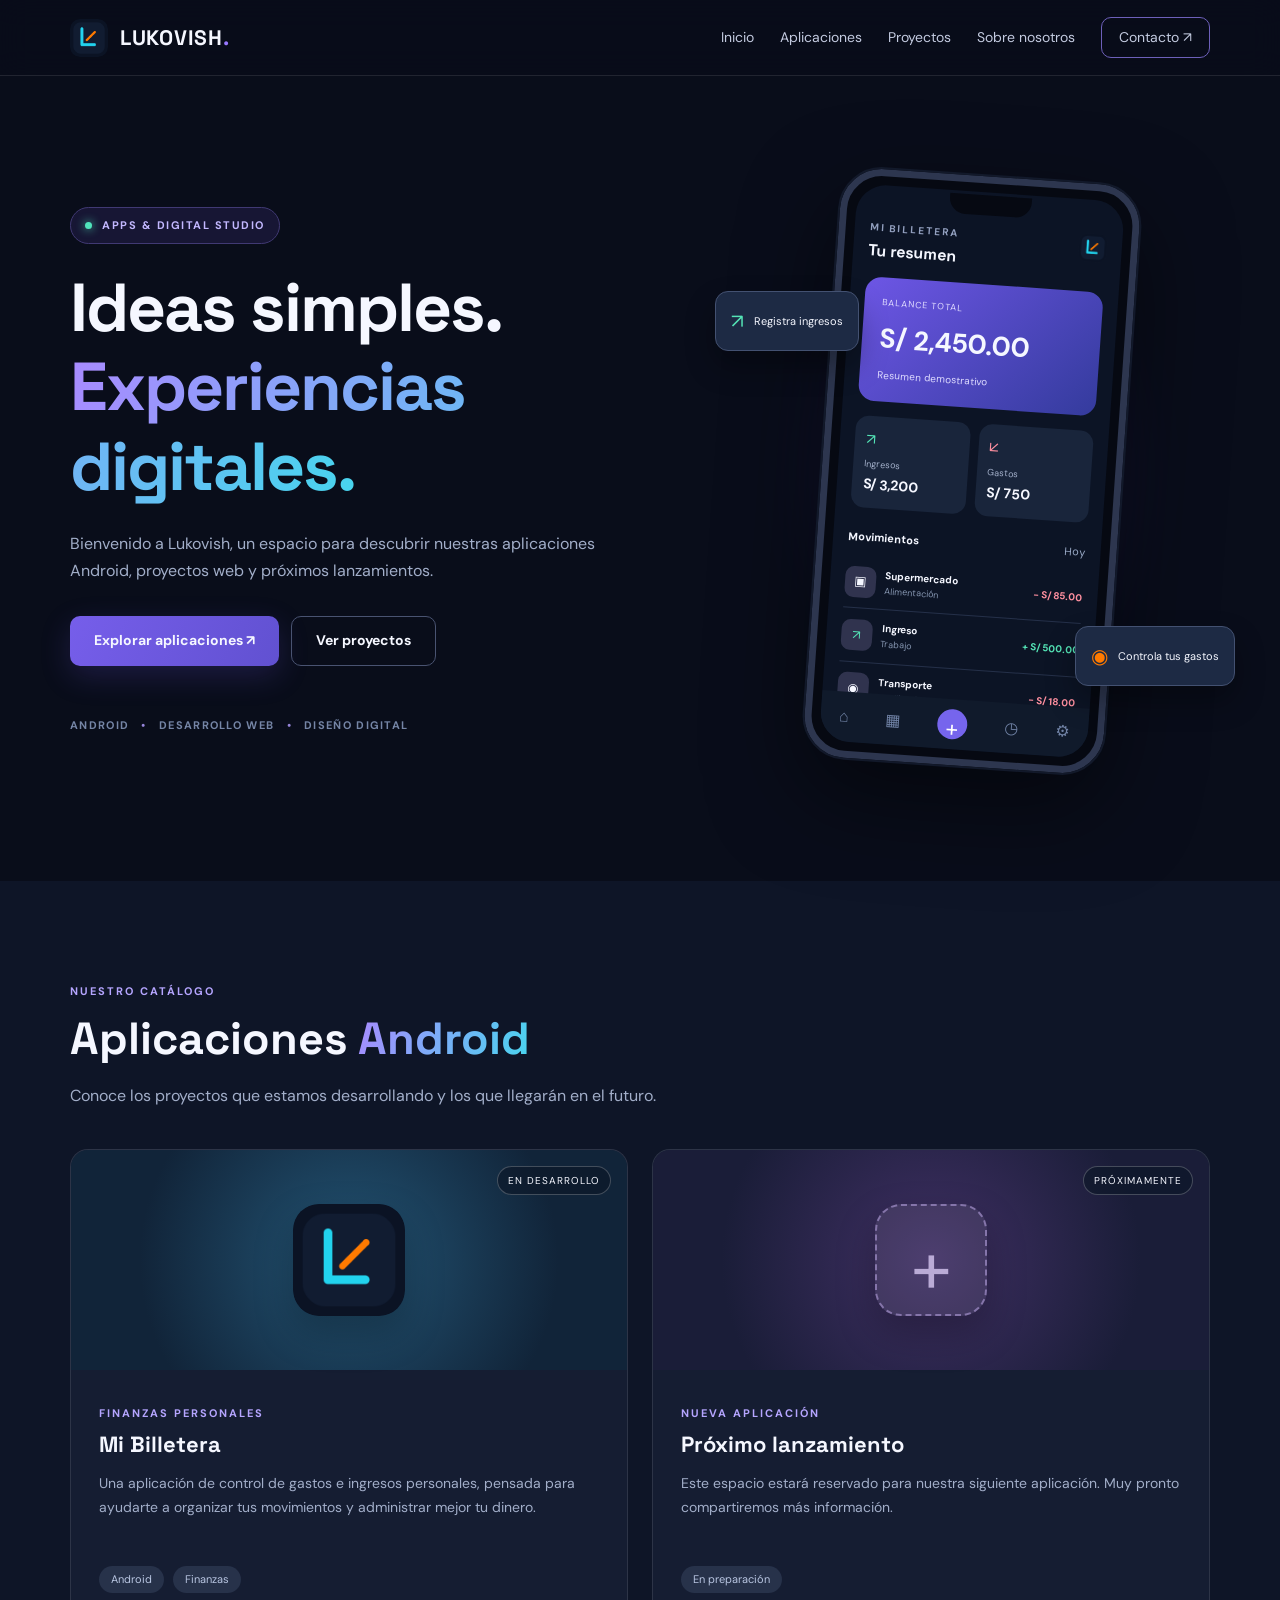
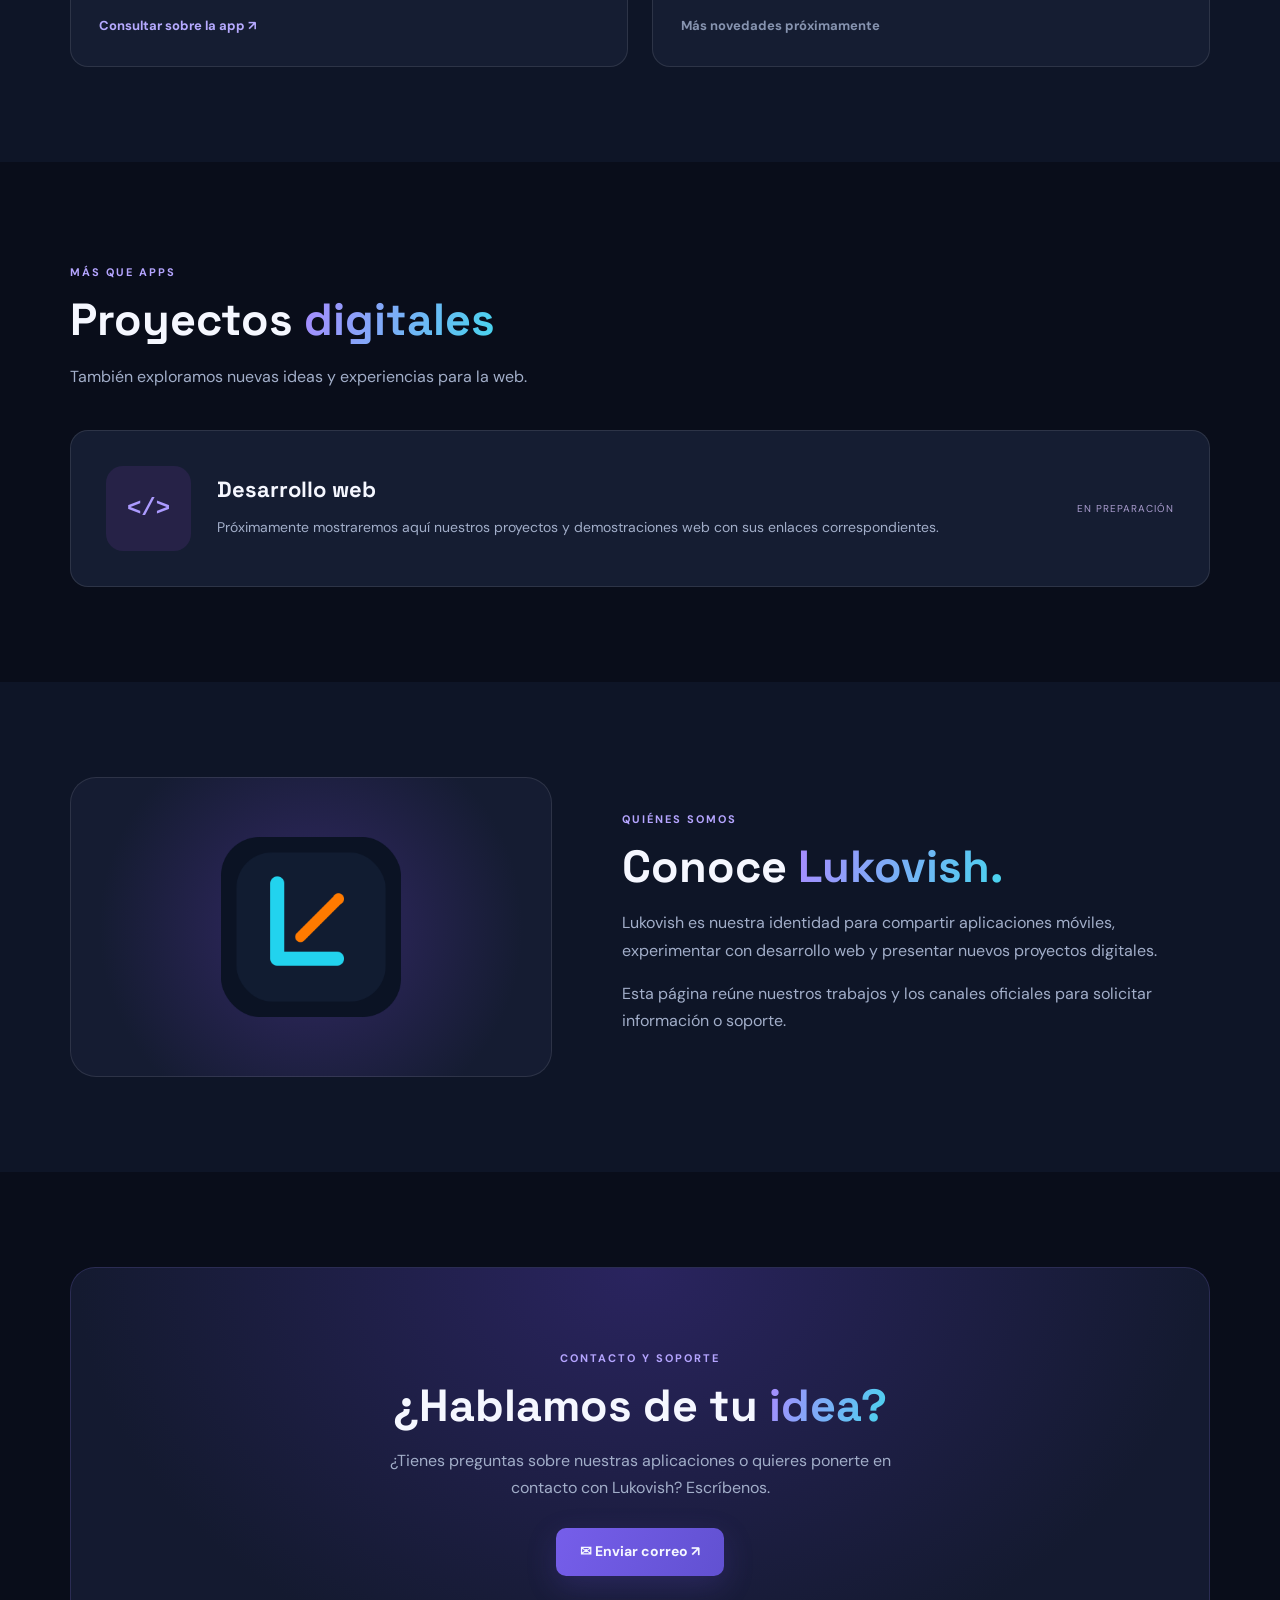
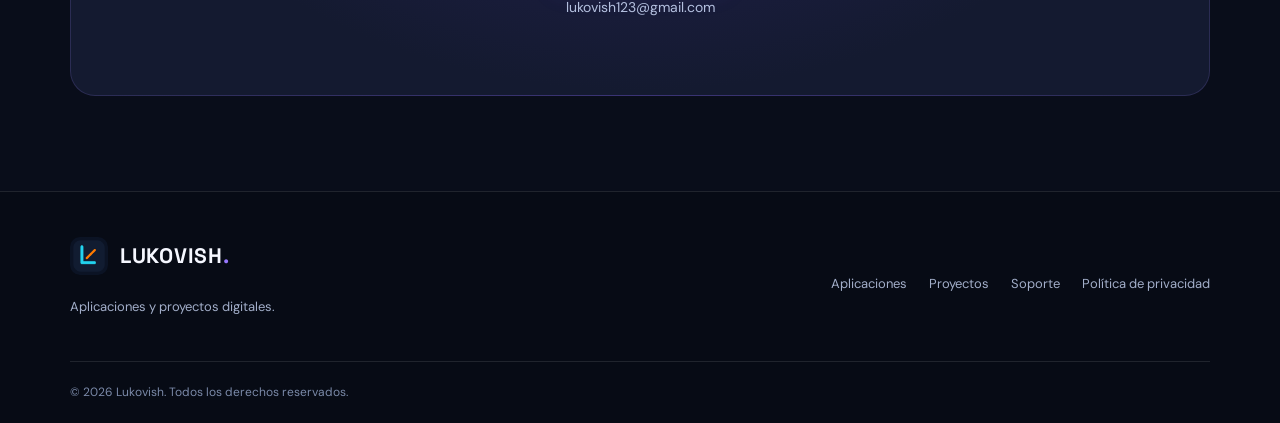
<file: index.html>
<!doctype html>
<html lang="es">
<head>
  <meta charset="utf-8">
  <meta name="viewport" content="width=device-width, initial-scale=1">
  <meta name="theme-color" content="#090d1a">
  <meta name="description" content="Lukovish: aplicaciones móviles y proyectos digitales. Conoce Mi Billetera y nuestros próximos lanzamientos.">
  <title>Lukovish | Aplicaciones y proyectos</title>
  <link rel="icon" href="lukovish-logo.png" type="image/svg+xml">
  <link rel="stylesheet" href="style.css">
  <script src="script.js" defer></script>
</head>
<body>
  <header class="topbar">
    <nav class="container nav" aria-label="Menú principal">
      <a class="brand" href="#inicio">
        <img src="lukovish-logo.png" alt="Logo Lukovish" class="brand-logo">
        <span>LUKOVISH<span class="accent">.</span></span>
      </a>
      <button class="menu-btn" id="menuBtn" aria-controls="menu" aria-expanded="false" aria-label="Abrir menú">☰</button>
      <div class="menu" id="menu">
        <a href="#inicio">Inicio</a>
        <a href="#apps">Aplicaciones</a>
        <a href="#proyectos">Proyectos</a>
        <a href="#sobre">Sobre nosotros</a>
        <a class="menu-contact" href="#contacto">Contacto ↗</a>
      </div>
    </nav>
  </header>
  <main>
    <section class="hero container" id="inicio">
      <div class="hero-copy">
        <span class="eyebrow">
          <span class="dot"></span>
          APPS & DIGITAL STUDIO
        </span>
        <h1>
          Ideas simples.<br>
          <span class="gradient">Experiencias digitales.</span>
        </h1>
        <p>
          Bienvenido a Lukovish, un espacio para descubrir
          nuestras aplicaciones Android, proyectos web y
          próximos lanzamientos.
        </p>
        <div class="actions">
          <a class="button primary" href="#apps">Explorar aplicaciones ↗</a>
          <a class="button secondary" href="#proyectos">Ver proyectos</a>
        </div>
        <div class="tech">
          ANDROID <span>•</span> DESARROLLO WEB <span>•</span> DISEÑO DIGITAL
        </div>
      </div>
      <div class="hero-phone-area" aria-label="Vista previa visual de Mi Billetera">
        <div class="phone-glow"></div>
        <div class="floating-card float-left">
          <span class="float-icon">↗</span>
          <span>Registra ingresos</span>
        </div>
        <div class="phone">
          <div class="phone-notch"></div>
          <div class="phone-screen">
            <div class="screen-top">
              <div>
                <small class="screen-label">MI BILLETERA</small>
                <h3 class="screen-title">Tu resumen</h3>
              </div>
              <img src="lukovish-logo.png" alt="Logo app" class="mini-logo">
            </div>
            <div class="balance-card">
              <span>BALANCE TOTAL</span>
              <strong>S/ 2,450.00</strong>
              <small>Resumen demostrativo</small>
            </div>
            <div class="stats-row">
              <div class="stat-box">
                <span class="stat-icon income">↗</span>
                <small>Ingresos</small>
                <strong>S/ 3,200</strong>
              </div>
              <div class="stat-box">
                <span class="stat-icon expense">↙</span>
                <small>Gastos</small>
                <strong>S/ 750</strong>
              </div>
            </div>
            <div class="movements-head">
              <strong>Movimientos</strong>
              <span>Hoy</span>
            </div>
            <div class="movement-item">
              <span class="movement-icon">▣</span>
              <div class="movement-info">
                <strong>Supermercado</strong>
                <small>Alimentación</small>
              </div>
              <b class="expense">- S/ 85.00</b>
            </div>
            <div class="movement-item">
              <span class="movement-icon income-bg">↗</span>
              <div class="movement-info">
                <strong>Ingreso</strong>
                <small>Trabajo</small>
              </div>
              <b class="income">+ S/ 500.00</b>
            </div>
            <div class="movement-item">
              <span class="movement-icon">◉</span>
              <div class="movement-info">
                <strong>Transporte</strong>
                <small>Movilidad</small>
              </div>
              <b class="expense">- S/ 18.00</b>
            </div>
            <div class="phone-nav">
              <span>⌂</span>
              <span>▦</span>
              <span class="nav-plus">+</span>
              <span>◷</span>
              <span>⚙</span>
            </div>
          </div>
        </div>
        <div class="floating-card float-right">
          <span class="float-icon orange">◉</span>
          <span>Controla tus gastos</span>
        </div>
      </div>
    </section>
    <section class="section section-alt" id="apps">
      <div class="container">
        <div class="section-head">
          <span class="kicker">NUESTRO CATÁLOGO</span>
          <h2>Aplicaciones <span class="gradient">Android</span></h2>
          <p>
            Conoce los proyectos que estamos desarrollando
            y los que llegarán en el futuro.
          </p>
        </div>
        <div class="cards">
          <article class="app-card">
            <div class="app-cover wallet">
              <img src="lukovish-logo.png" alt="Logo Mi Billetera" class="app-logo-image">
              <div class="chip">EN DESARROLLO</div>
            </div>
            <div class="card-content">
              <span class="small-label">FINANZAS PERSONALES</span>
              <h3>Mi Billetera</h3>
              <p>
                Una aplicación de control de gastos e ingresos personales,
                pensada para ayudarte a organizar tus movimientos y
                administrar mejor tu dinero.
              </p>
              <div class="pills">
                <span>Android</span>
                <span>Finanzas</span>
              </div>
              <a class="card-link" href="#contacto">Consultar sobre la app ↗</a>
            </div>
          </article>
          <article class="app-card">
            <div class="app-cover next">
              <div class="app-logo placeholder" aria-hidden="true">+</div>
              <div class="chip">PRÓXIMAMENTE</div>
            </div>
            <div class="card-content">
              <span class="small-label">NUEVA APLICACIÓN</span>
              <h3>Próximo lanzamiento</h3>
              <p>
                Este espacio estará reservado para nuestra siguiente
                aplicación. Muy pronto compartiremos más información.
              </p>
              <div class="pills">
                <span>En preparación</span>
              </div>
              <span class="card-muted">Más novedades próximamente</span>
            </div>
          </article>
        </div>
      </div>
    </section>
    <section class="section" id="proyectos">
      <div class="container">
        <div class="section-head">
          <span class="kicker">MÁS QUE APPS</span>
          <h2>Proyectos <span class="gradient">digitales</span></h2>
          <p>También exploramos nuevas ideas y experiencias para la web.</p>
        </div>
        <div class="project-card">
          <div class="project-icon">&lt;/&gt;</div>
          <div>
            <h3>Desarrollo web</h3>
            <p>
              Próximamente mostraremos aquí nuestros proyectos
              y demostraciones web con sus enlaces correspondientes.
            </p>
          </div>
          <span class="soon">EN PREPARACIÓN</span>
        </div>
      </div>
    </section>
    <section class="section section-alt" id="sobre">
      <div class="container about">
        <div class="about-mark-box">
          <img src="lukovish-logo.png" alt="Logo Lukovish" class="about-logo">
        </div>
        <div>
          <span class="kicker">QUIÉNES SOMOS</span>
          <h2>Conoce <span class="gradient">Lukovish.</span></h2>
          <p>
            Lukovish es nuestra identidad para compartir aplicaciones móviles,
            experimentar con desarrollo web y presentar nuevos proyectos digitales.
          </p>
          <p>
            Esta página reúne nuestros trabajos y los canales oficiales
            para solicitar información o soporte.
          </p>
        </div>
      </div>
    </section>
    <section class="section" id="contacto">
      <div class="container">
        <div class="contact-box">
          <span class="kicker">CONTACTO Y SOPORTE</span>
          <h2>¿Hablamos de tu <span class="gradient">idea?</span></h2>
          <p>
            ¿Tienes preguntas sobre nuestras aplicaciones
            o quieres ponerte en contacto con Lukovish? Escríbenos.
          </p>
          <a class="button primary" href="mailto:lukovish123@gmail.com?subject=Contacto%20-%20Lukovish">
            ✉ Enviar correo ↗
          </a>
          <a class="email" href="mailto:lukovish123@gmail.com">lukovish123@gmail.com</a>
        </div>
      </div>
    </section>
  </main>
  <footer class="footer">
    <div class="container footer-inner">
      <div>
        <a class="brand" href="#inicio">
          <img src="lukovish-logo.png" alt="Logo Lukovish" class="brand-logo">
          <span>LUKOVISH<span class="accent">.</span></span>
        </a>
        <p>Aplicaciones y proyectos digitales.</p>
      </div>
      <div class="footer-links">
        <a href="#apps">Aplicaciones</a>
        <a href="#proyectos">Proyectos</a>
        <a href="#contacto">Soporte</a>
        <a href="privacidad.html">Política de privacidad</a>
      </div>
    </div>
    <div class="container foot-bottom">
      © <span id="year"></span> Lukovish. Todos los derechos reservados.
    </div>
  </footer>
</body>
</html>
</file>
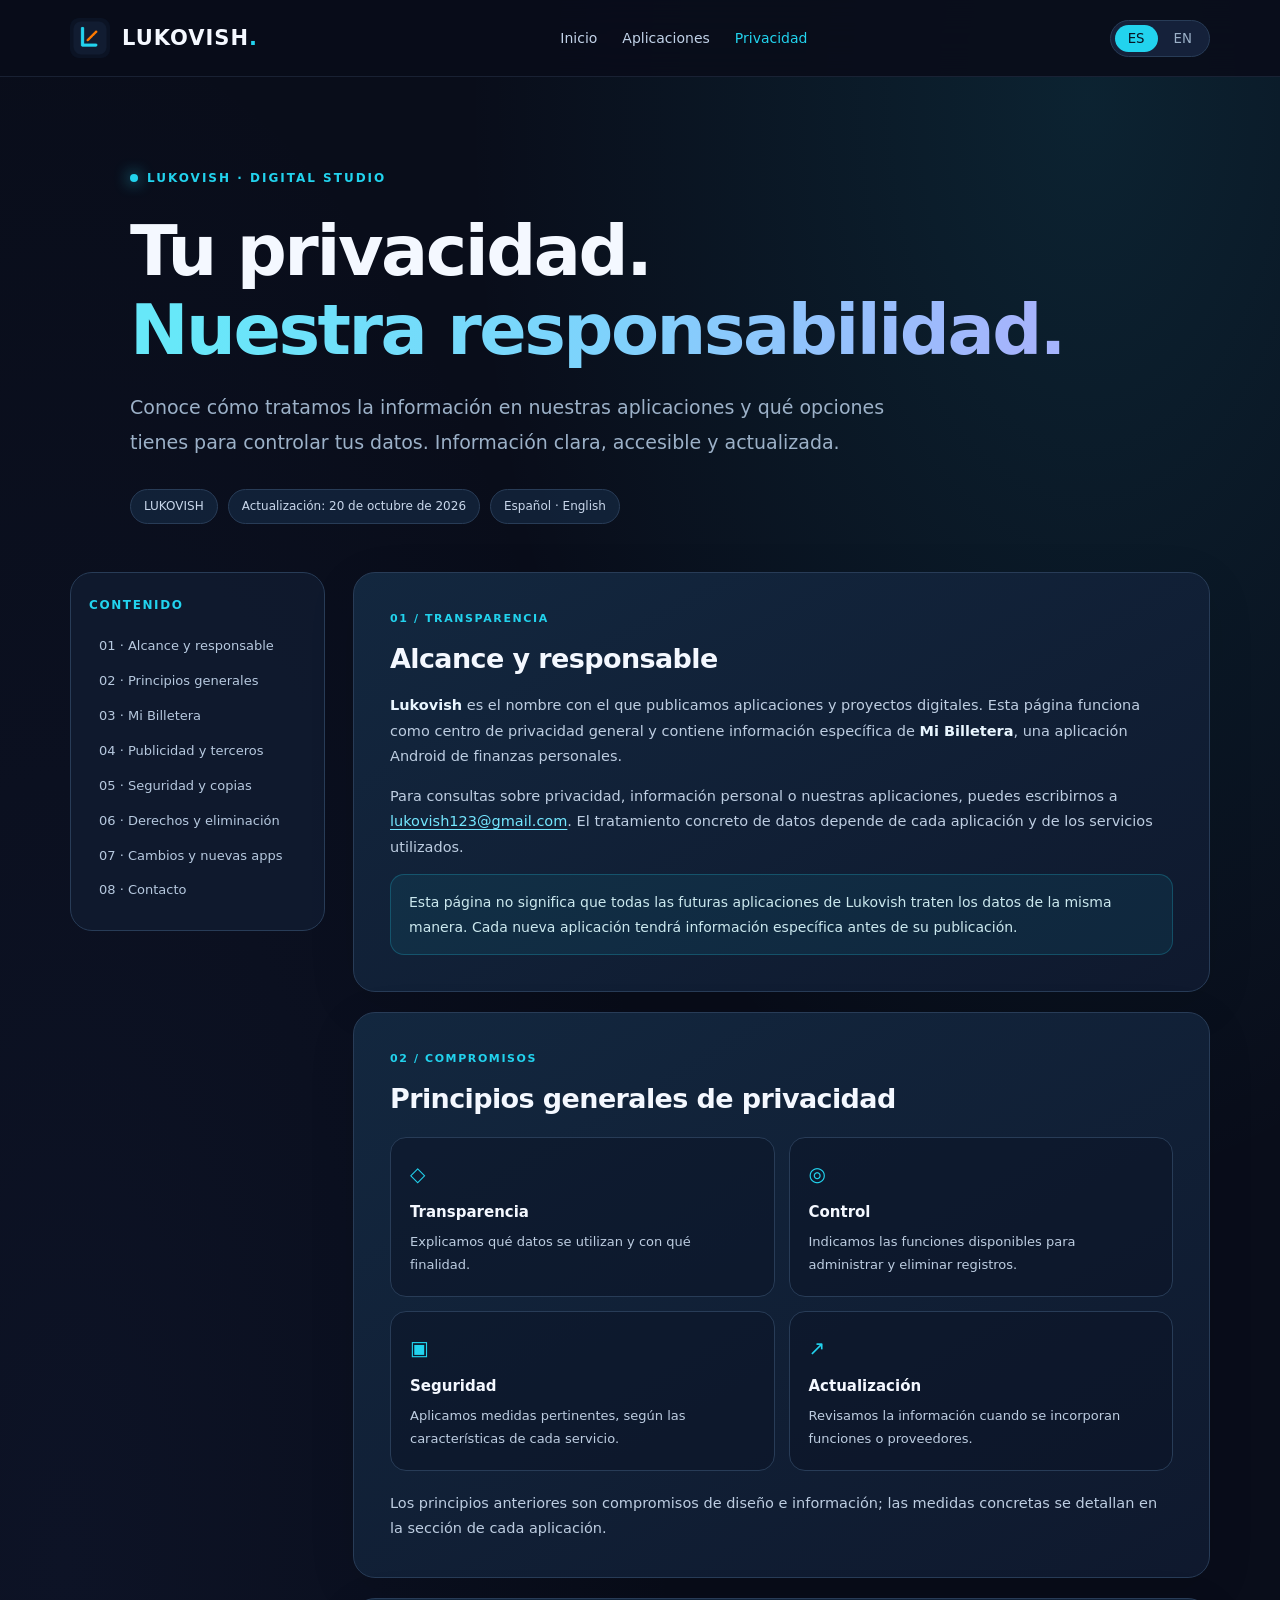
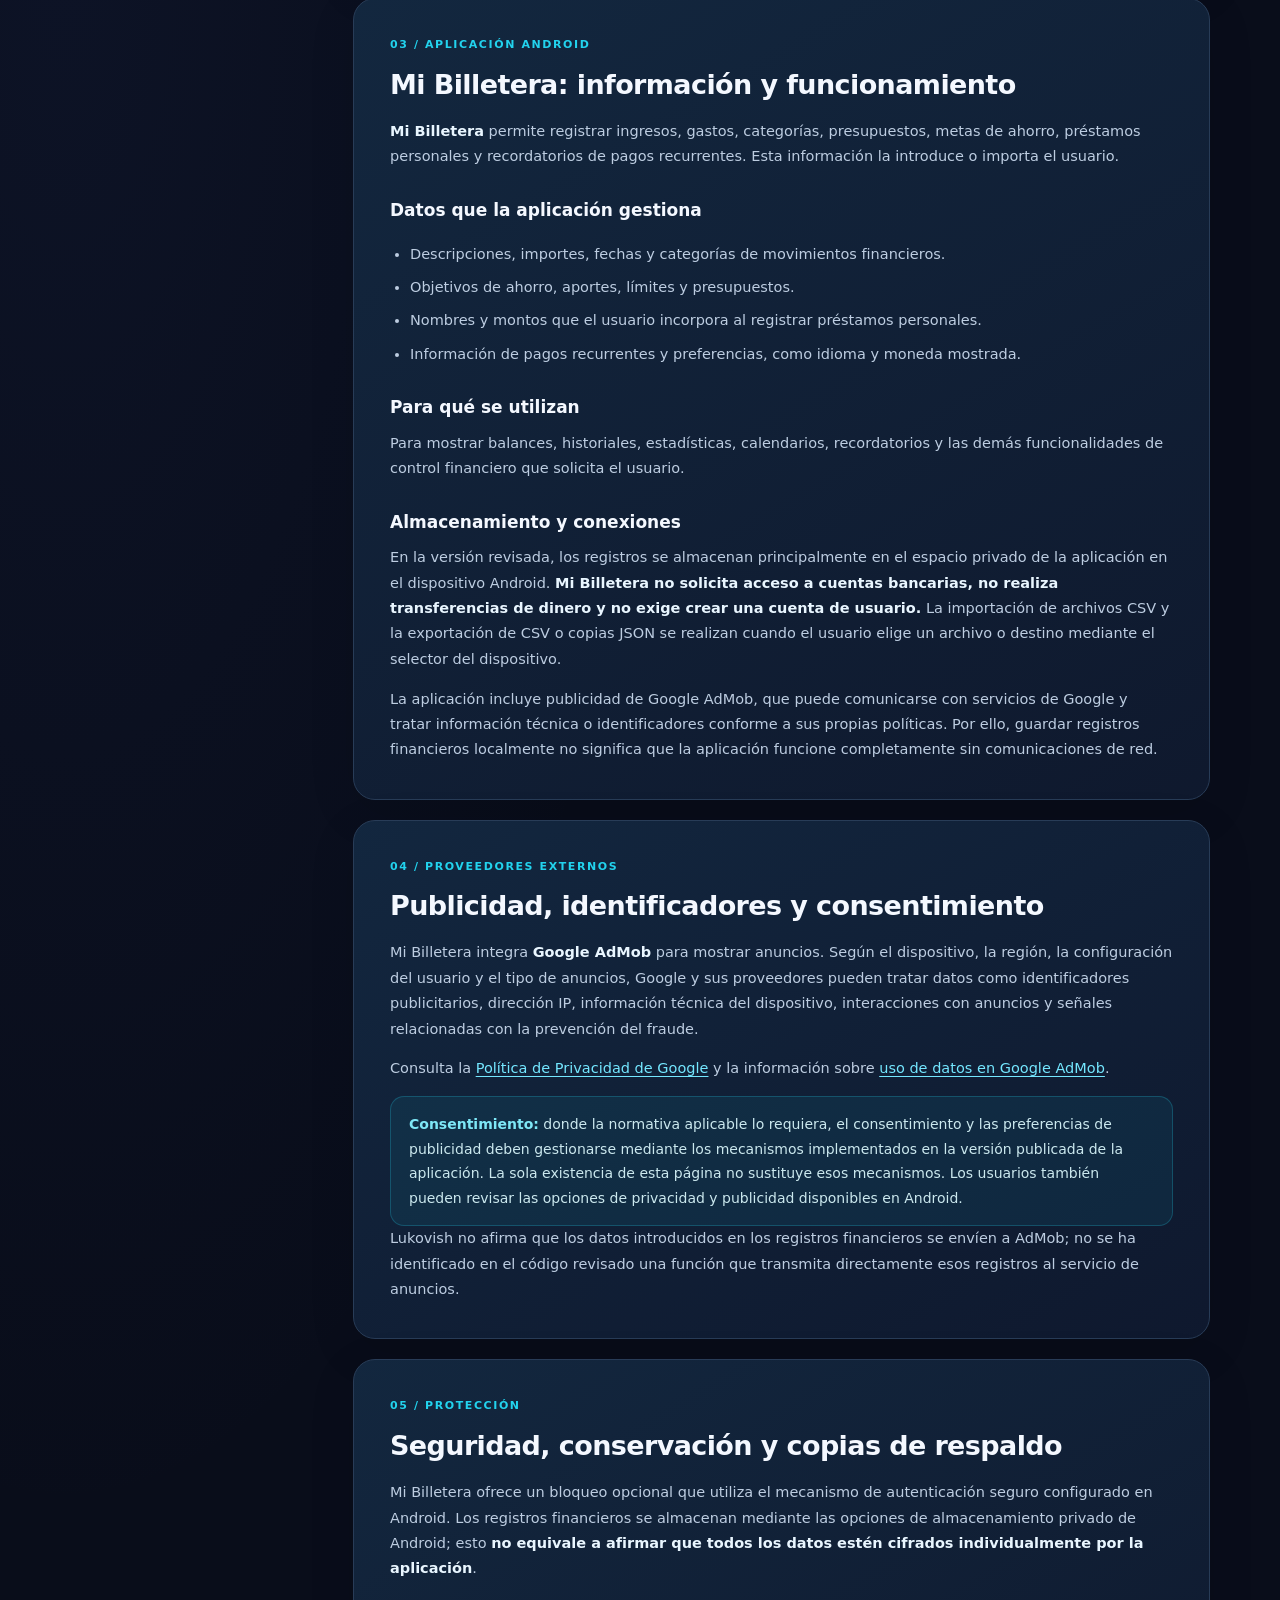
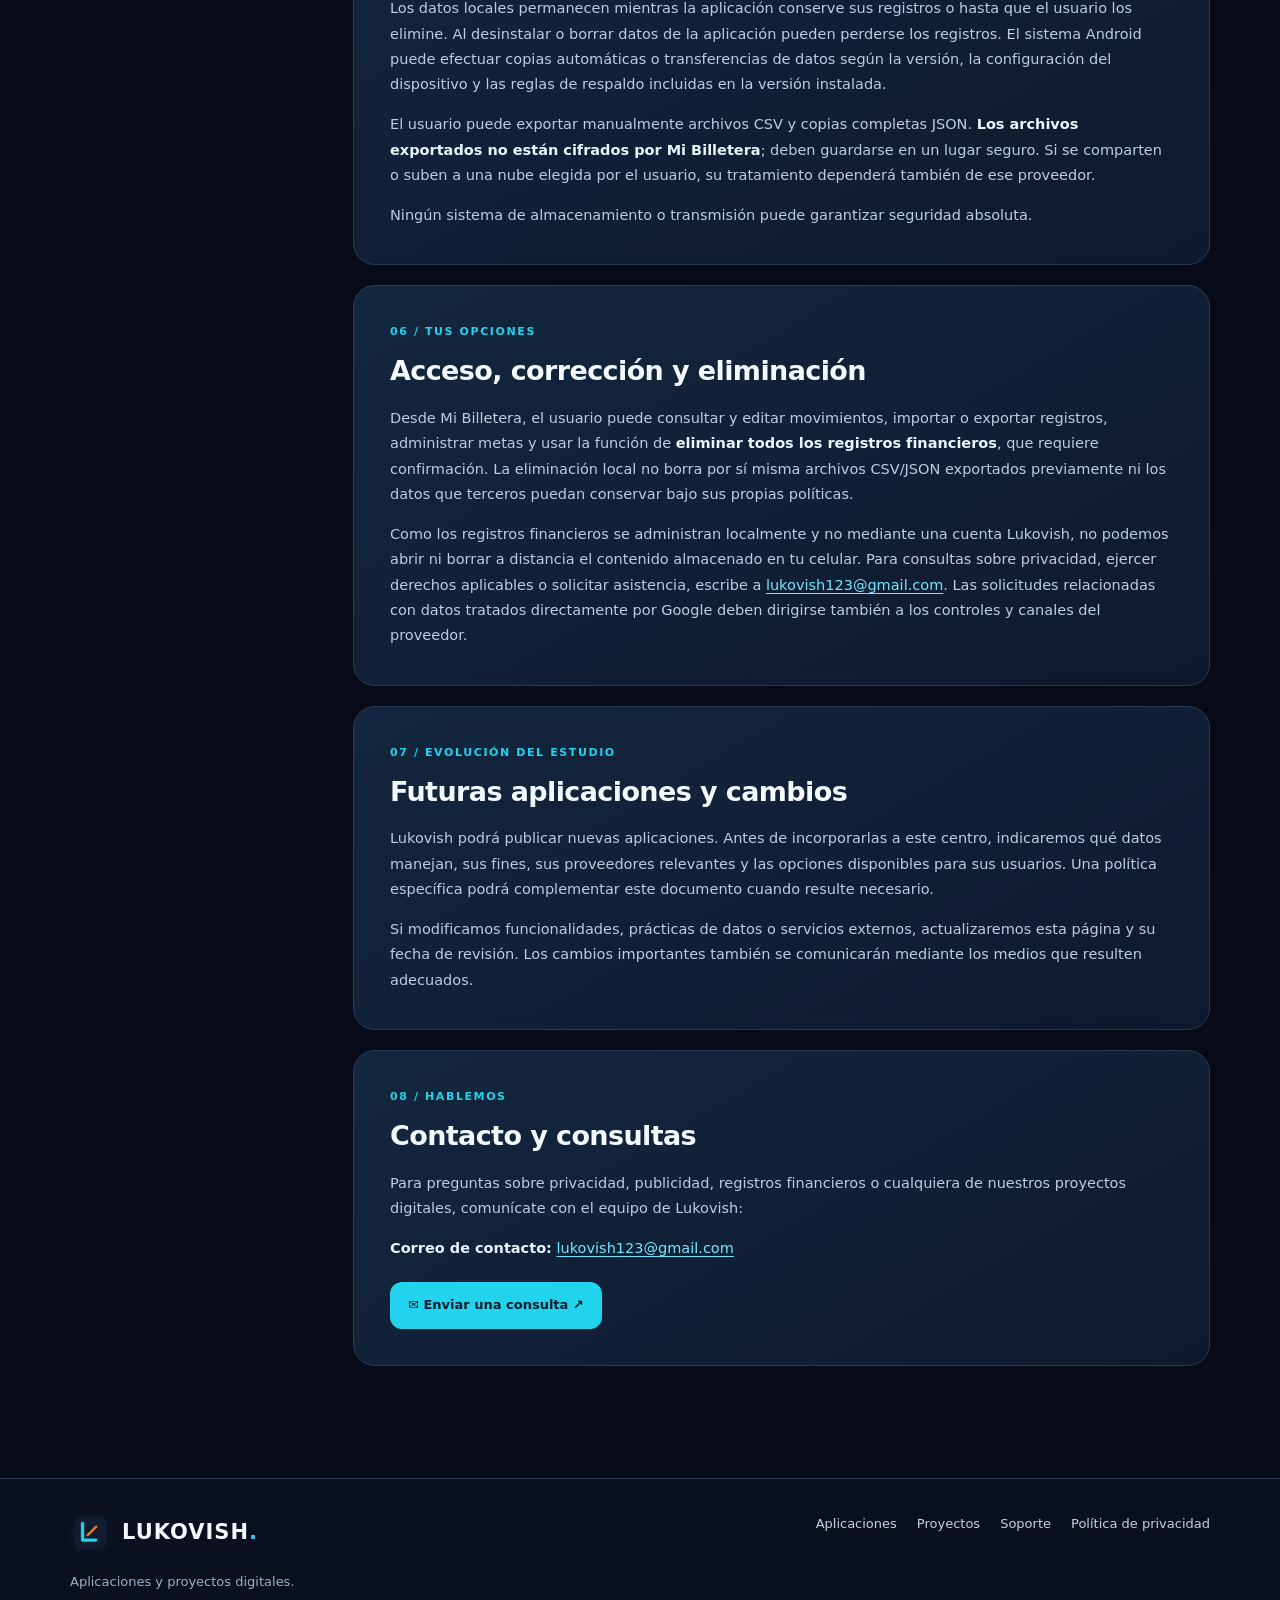
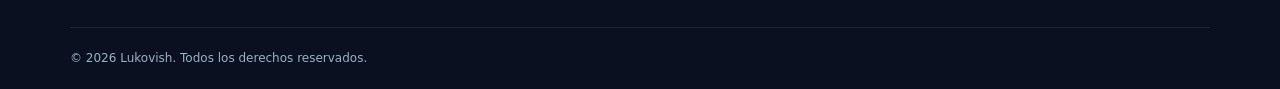
<file: privacidad.html>
<!doctype html>
<html lang="es">
<head>
  <meta charset="utf-8">
  <meta name="viewport" content="width=device-width, initial-scale=1">
  <meta name="theme-color" content="#090d1a">
  <meta name="description" content="Centro de privacidad de Lukovish: tratamiento de datos, publicidad y privacidad de Mi Billetera y futuras aplicaciones.">
  <title>Centro de Privacidad | Lukovish</title>
  <link rel="icon" href="lukovish-logo.png" type="image/png">
  <style>
    :root{color-scheme:dark;--bg:#090d1a;--bg2:#0b1324;--surface:#111c31;--surface2:#132840;--accent:#22d3ee;--accent2:#5bdcf7;--text:#f4f8ff;--muted:#9cb1c8;--line:#283c57;--radius:22px}
    *,*::before,*::after{box-sizing:border-box}
    html{scroll-behavior:smooth;scroll-padding-top:95px}
    body{margin:0;background:radial-gradient(ellipse 65% 30% at 85% 2%,rgba(34,211,238,.11),transparent 75%),radial-gradient(ellipse 60% 40% at 5% 32%,rgba(53,80,159,.09),transparent 80%),var(--bg);font:400 16px/1.75 Inter,system-ui,-apple-system,BlinkMacSystemFont,"Segoe UI",sans-serif;color:var(--text);-webkit-font-smoothing:antialiased}
    a{color:inherit;text-decoration:none} a:focus-visible,button:focus-visible{outline:3px solid var(--accent);outline-offset:4px} .container{width:min(1140px,calc(100% - 40px));margin-inline:auto}
    .topbar{position:sticky;top:0;z-index:20;border-bottom:1px solid rgba(140,170,220,.13);background:rgba(9,13,26,.90);backdrop-filter:blur(18px)}
    .nav{min-height:76px;display:flex;align-items:center;justify-content:space-between;gap:22px}
    .brand{display:inline-flex;align-items:center;gap:12px;font-weight:850;letter-spacing:1px;font-size:21px;white-space:nowrap}.brand-logo{width:40px;height:40px;object-fit:contain}.accent{color:var(--accent)}
    .navlinks{display:flex;align-items:center;gap:25px;font-size:14px;color:#c2d2e8}.navlinks a:hover,.footlinks a:hover{color:var(--accent)}.navlinks .current{color:var(--accent)}
    .lang-switch{display:flex;gap:3px;background:#15213a;border:1px solid var(--line);border-radius:999px;padding:4px}.lang-switch button{background:transparent;color:var(--muted);border:0;border-radius:999px;padding:6px 13px;cursor:pointer;font:700 12px/1.3 inherit;font-family:inherit}.lang-switch button[aria-pressed="true"]{background:var(--accent);color:#081424}
    .hero{padding:86px 0 48px;max-width:1020px}.eyebrow{display:inline-flex;align-items:center;gap:9px;color:var(--accent);font-size:12px;letter-spacing:2px;font-weight:800}.dot{width:8px;height:8px;border-radius:50%;background:var(--accent);box-shadow:0 0 15px var(--accent)}
    h1,h2,h3,p{margin-top:0}h1{font-size:clamp(42px,6vw,70px);font-weight:850;letter-spacing:-2.5px;line-height:1.13;margin:21px 0 20px}.gradient{background:linear-gradient(95deg,#67e8f9 5%,#7dd3fc 49%,#a5b4fc 95%);background-clip:text;-webkit-background-clip:text;color:transparent}
    .lead{font-size:clamp(16px,2vw,19px);max-width:760px;color:var(--muted);line-height:1.85}.meta{display:flex;flex-wrap:wrap;gap:10px;margin-top:29px}.tag{border:1px solid var(--line);border-radius:999px;padding:6px 13px;color:#c9d7eb;font-size:12px;background:rgba(25,48,78,.55)}
    .layout{display:grid;grid-template-columns:255px minmax(0,1fr);gap:28px;padding-bottom:92px;align-items:start}.sidebar{position:sticky;top:98px;padding:22px 18px;background:rgba(17,28,49,.8);border:1px solid var(--line);border-radius:var(--radius)}.sidebar h2{font-size:12px;letter-spacing:1.6px;color:var(--accent);margin:0 0 13px}.sidebar a{display:block;border-radius:9px;padding:8px 10px;font-size:13px;color:#b7c9df;line-height:1.45}.sidebar a:hover{background:#1a304a;color:#fff}
    .content{min-width:0}.card{background:linear-gradient(150deg,rgba(19,40,64,.97),rgba(15,25,46,.98));border:1px solid var(--line);border-radius:var(--radius);padding:clamp(21px,3.5vw,36px);margin-bottom:20px;box-shadow:0 13px 50px rgba(0,0,0,.09)}.card h2{font-size:clamp(22px,3vw,27px);letter-spacing:-.6px;line-height:1.35;margin:0 0 16px}.card h3{font-size:17px;margin:26px 0 8px}.card p,.card li{color:#bdcde1;font-size:14.5px}.card p:last-child,.card ul:last-child{margin-bottom:0}.card ul{padding-left:20px}.card li{margin:8px 0}.kicker{display:block;text-transform:uppercase;letter-spacing:1.6px;color:var(--accent);font-size:11px;font-weight:800;margin-bottom:12px}.card strong{color:#e9f6ff}.card a:not(.action){color:#74e7ff;text-decoration:underline;text-underline-offset:3px}.card a:hover{color:#b8f4ff}
    .notice{padding:15px 18px;background:rgba(34,211,238,.075);border:1px solid rgba(34,211,238,.23);border-radius:14px;color:#cbe8ee;font-size:14px;line-height:1.75}.notice strong{color:#7ee8f7}
    .cards-mini{display:grid;grid-template-columns:repeat(2,minmax(0,1fr));gap:14px;margin:20px 0}.mini{border:1px solid var(--line);background:rgba(11,19,36,.50);padding:19px;border-radius:16px}.mini .symbol{font-size:20px;color:var(--accent)}.mini h3{margin:7px 0 6px;font-size:15px}.mini p{margin:0;font-size:13px}
    .action{display:inline-flex;align-items:center;justify-content:center;gap:9px;background:var(--accent);color:#071b2d!important;border-radius:12px;padding:12px 18px;font-weight:800;font-size:13px;margin-top:6px}.action:hover{filter:brightness(1.1)}
    .footer{border-top:1px solid var(--line);background:#0a101f}.footer-inner{padding:34px 0 25px;display:flex;align-items:flex-start;justify-content:space-between;gap:26px}.footer-inner p{font-size:13px;color:var(--muted);margin:9px 0}.footlinks{display:flex;flex-wrap:wrap;gap:20px;font-size:13px;color:#c2d2e8}.foot-bottom{border-top:1px solid rgba(120,160,200,.14);padding:20px 0;font-size:12px;color:var(--muted)}
    [hidden]{display:none!important}
    @media(max-width:820px){.layout{grid-template-columns:1fr}.sidebar{position:static}.sidebar .side-list{display:flex;flex-wrap:wrap;gap:3px}.sidebar a{background:rgba(25,48,78,.5)}.hero{padding-top:55px}.navlinks{gap:12px}.navlinks .extra{display:none}}
    @media(max-width:520px){.container{width:min(100% - 28px,1140px)}.brand{font-size:17px;gap:8px}.brand-logo{width:34px;height:34px}.nav{gap:8px;min-height:70px}.navlinks a{font-size:12px}.lang-switch button{padding:6px 9px}.cards-mini{grid-template-columns:1fr}.footer-inner{flex-direction:column}.hero h1{letter-spacing:-1.5px}}
    @media(prefers-reduced-motion:reduce){html{scroll-behavior:auto}}
  </style>
</head>
<body>
  <header class="topbar">
    <nav class="container nav" aria-label="Navegación principal">
      <a class="brand" href="index.html#inicio" aria-label="Lukovish, ir al inicio"><img class="brand-logo" src="lukovish-logo.png" alt="Logo Lukovish"><span>LUKOVISH<span class="accent">.</span></span></a>
      <div class="navlinks"><a href="index.html" data-es="Inicio" data-en="Home">Inicio</a><a class="extra" href="index.html#apps" data-es="Aplicaciones" data-en="Apps">Aplicaciones</a><a class="current" href="privacidad.html" aria-current="page" data-es="Privacidad" data-en="Privacy">Privacidad</a></div>
      <div class="lang-switch" role="group" aria-label="Seleccionar idioma"><button type="button" id="esBtn" aria-pressed="true">ES</button><button type="button" id="enBtn" aria-pressed="false">EN</button></div>
    </nav>
  </header>

  <section class="container hero">
    <span class="eyebrow"><span class="dot"></span> LUKOVISH · DIGITAL STUDIO</span>
    <div class="lang es">
      <h1>Tu privacidad.<br><span class="gradient">Nuestra responsabilidad.</span></h1>
      <p class="lead">Conoce cómo tratamos la información en nuestras aplicaciones y qué opciones tienes para controlar tus datos. Información clara, accesible y actualizada.</p>
    </div>
    <div class="lang en" hidden>
      <h1>Your privacy.<br><span class="gradient">Our responsibility.</span></h1>
      <p class="lead">Learn how information is handled in our apps and what choices you have to control your data. Clear, accessible and up-to-date information.</p>
    </div>
    <div class="meta"><span class="tag">LUKOVISH</span><span class="tag" data-es="Actualización: 20 de octubre de 2026" data-en="Updated: October 20, 2026">Actualización: 20 de octubre de 2026</span><span class="tag" data-es="Español · English" data-en="English · Español">Español · English</span></div>
  </section>

  <div class="container layout">
    <aside class="sidebar" aria-label="Índice de contenidos">
      <div class="lang es"><h2>CONTENIDO</h2><div class="side-list"><a href="#intro">01 · Alcance y responsable</a><a href="#principios">02 · Principios generales</a><a href="#billetera">03 · Mi Billetera</a><a href="#publicidad">04 · Publicidad y terceros</a><a href="#seguridad">05 · Seguridad y copias</a><a href="#derechos">06 · Derechos y eliminación</a><a href="#actualizaciones">07 · Cambios y nuevas apps</a><a href="#contacto">08 · Contacto</a></div></div>
      <div class="lang en" hidden><h2>CONTENTS</h2><div class="side-list"><a href="#intro">01 · Scope and publisher</a><a href="#principios">02 · General principles</a><a href="#billetera">03 · Mi Billetera</a><a href="#publicidad">04 · Ads and third parties</a><a href="#seguridad">05 · Security and backups</a><a href="#derechos">06 · Rights and deletion</a><a href="#actualizaciones">07 · Changes and future apps</a><a href="#contacto">08 · Contact</a></div></div>
    </aside>

    <main class="content">
      <article class="lang es">
        <section class="card" id="intro"><span class="kicker">01 / Transparencia</span><h2>Alcance y responsable</h2><p><strong>Lukovish</strong> es el nombre con el que publicamos aplicaciones y proyectos digitales. Esta página funciona como centro de privacidad general y contiene información específica de <strong>Mi Billetera</strong>, una aplicación Android de finanzas personales.</p><p>Para consultas sobre privacidad, información personal o nuestras aplicaciones, puedes escribirnos a <a href="mailto:lukovish123@gmail.com">lukovish123@gmail.com</a>. El tratamiento concreto de datos depende de cada aplicación y de los servicios utilizados.</p><div class="notice">Esta página no significa que todas las futuras aplicaciones de Lukovish traten los datos de la misma manera. Cada nueva aplicación tendrá información específica antes de su publicación.</div></section>
        <section class="card" id="principios"><span class="kicker">02 / Compromisos</span><h2>Principios generales de privacidad</h2><div class="cards-mini"><div class="mini"><div class="symbol">◇</div><h3>Transparencia</h3><p>Explicamos qué datos se utilizan y con qué finalidad.</p></div><div class="mini"><div class="symbol">◎</div><h3>Control</h3><p>Indicamos las funciones disponibles para administrar y eliminar registros.</p></div><div class="mini"><div class="symbol">▣</div><h3>Seguridad</h3><p>Aplicamos medidas pertinentes, según las características de cada servicio.</p></div><div class="mini"><div class="symbol">↗</div><h3>Actualización</h3><p>Revisamos la información cuando se incorporan funciones o proveedores.</p></div></div><p>Los principios anteriores son compromisos de diseño e información; las medidas concretas se detallan en la sección de cada aplicación.</p></section>
        <section class="card" id="billetera"><span class="kicker">03 / Aplicación Android</span><h2>Mi Billetera: información y funcionamiento</h2><p><strong>Mi Billetera</strong> permite registrar ingresos, gastos, categorías, presupuestos, metas de ahorro, préstamos personales y recordatorios de pagos recurrentes. Esta información la introduce o importa el usuario.</p><h3>Datos que la aplicación gestiona</h3><ul><li>Descripciones, importes, fechas y categorías de movimientos financieros.</li><li>Objetivos de ahorro, aportes, límites y presupuestos.</li><li>Nombres y montos que el usuario incorpora al registrar préstamos personales.</li><li>Información de pagos recurrentes y preferencias, como idioma y moneda mostrada.</li></ul><h3>Para qué se utilizan</h3><p>Para mostrar balances, historiales, estadísticas, calendarios, recordatorios y las demás funcionalidades de control financiero que solicita el usuario.</p><h3>Almacenamiento y conexiones</h3><p>En la versión revisada, los registros se almacenan principalmente en el espacio privado de la aplicación en el dispositivo Android. <strong>Mi Billetera no solicita acceso a cuentas bancarias, no realiza transferencias de dinero y no exige crear una cuenta de usuario.</strong> La importación de archivos CSV y la exportación de CSV o copias JSON se realizan cuando el usuario elige un archivo o destino mediante el selector del dispositivo.</p><p>La aplicación incluye publicidad de Google AdMob, que puede comunicarse con servicios de Google y tratar información técnica o identificadores conforme a sus propias políticas. Por ello, guardar registros financieros localmente no significa que la aplicación funcione completamente sin comunicaciones de red.</p></section>
        <section class="card" id="publicidad"><span class="kicker">04 / Proveedores externos</span><h2>Publicidad, identificadores y consentimiento</h2><p>Mi Billetera integra <strong>Google AdMob</strong> para mostrar anuncios. Según el dispositivo, la región, la configuración del usuario y el tipo de anuncios, Google y sus proveedores pueden tratar datos como identificadores publicitarios, dirección IP, información técnica del dispositivo, interacciones con anuncios y señales relacionadas con la prevención del fraude.</p><p>Consulta la <a href="https://policies.google.com/privacy" target="_blank" rel="noopener noreferrer">Política de Privacidad de Google</a> y la información sobre <a href="https://support.google.com/admob/answer/6128543" target="_blank" rel="noopener noreferrer">uso de datos en Google AdMob</a>.</p><div class="notice"><strong>Consentimiento:</strong> donde la normativa aplicable lo requiera, el consentimiento y las preferencias de publicidad deben gestionarse mediante los mecanismos implementados en la versión publicada de la aplicación. La sola existencia de esta página no sustituye esos mecanismos. Los usuarios también pueden revisar las opciones de privacidad y publicidad disponibles en Android.</div><p>Lukovish no afirma que los datos introducidos en los registros financieros se envíen a AdMob; no se ha identificado en el código revisado una función que transmita directamente esos registros al servicio de anuncios.</p></section>
        <section class="card" id="seguridad"><span class="kicker">05 / Protección</span><h2>Seguridad, conservación y copias de respaldo</h2><p>Mi Billetera ofrece un bloqueo opcional que utiliza el mecanismo de autenticación seguro configurado en Android. Los registros financieros se almacenan mediante las opciones de almacenamiento privado de Android; esto <strong>no equivale a afirmar que todos los datos estén cifrados individualmente por la aplicación</strong>.</p><p>Los datos locales permanecen mientras la aplicación conserve sus registros o hasta que el usuario los elimine. Al desinstalar o borrar datos de la aplicación pueden perderse los registros. El sistema Android puede efectuar copias automáticas o transferencias de datos según la versión, la configuración del dispositivo y las reglas de respaldo incluidas en la versión instalada.</p><p>El usuario puede exportar manualmente archivos CSV y copias completas JSON. <strong>Los archivos exportados no están cifrados por Mi Billetera</strong>; deben guardarse en un lugar seguro. Si se comparten o suben a una nube elegida por el usuario, su tratamiento dependerá también de ese proveedor.</p><p>Ningún sistema de almacenamiento o transmisión puede garantizar seguridad absoluta.</p></section>
        <section class="card" id="derechos"><span class="kicker">06 / Tus opciones</span><h2>Acceso, corrección y eliminación</h2><p>Desde Mi Billetera, el usuario puede consultar y editar movimientos, importar o exportar registros, administrar metas y usar la función de <strong>eliminar todos los registros financieros</strong>, que requiere confirmación. La eliminación local no borra por sí misma archivos CSV/JSON exportados previamente ni los datos que terceros puedan conservar bajo sus propias políticas.</p><p>Como los registros financieros se administran localmente y no mediante una cuenta Lukovish, no podemos abrir ni borrar a distancia el contenido almacenado en tu celular. Para consultas sobre privacidad, ejercer derechos aplicables o solicitar asistencia, escribe a <a href="mailto:lukovish123@gmail.com">lukovish123@gmail.com</a>. Las solicitudes relacionadas con datos tratados directamente por Google deben dirigirse también a los controles y canales del proveedor.</p></section>
        <section class="card" id="actualizaciones"><span class="kicker">07 / Evolución del estudio</span><h2>Futuras aplicaciones y cambios</h2><p>Lukovish podrá publicar nuevas aplicaciones. Antes de incorporarlas a este centro, indicaremos qué datos manejan, sus fines, sus proveedores relevantes y las opciones disponibles para sus usuarios. Una política específica podrá complementar este documento cuando resulte necesario.</p><p>Si modificamos funcionalidades, prácticas de datos o servicios externos, actualizaremos esta página y su fecha de revisión. Los cambios importantes también se comunicarán mediante los medios que resulten adecuados.</p></section>
        <section class="card" id="contacto"><span class="kicker">08 / Hablemos</span><h2>Contacto y consultas</h2><p>Para preguntas sobre privacidad, publicidad, registros financieros o cualquiera de nuestros proyectos digitales, comunícate con el equipo de Lukovish:</p><p><strong>Correo de contacto:</strong> <a href="mailto:lukovish123@gmail.com">lukovish123@gmail.com</a></p><a class="action" href="mailto:lukovish123@gmail.com?subject=Privacidad%20-%20Lukovish">✉ Enviar una consulta ↗</a></section>
      </article>

      <article class="lang en" hidden>
        <section class="card" id="en-intro"><span class="kicker">01 / Transparency</span><h2>Scope and publisher</h2><p><strong>Lukovish</strong> is the name under which we publish applications and digital projects. This page is a general privacy center and provides information specific to <strong>Mi Billetera (My Wallet)</strong>, an Android personal finance app.</p><p>For privacy questions, personal information matters or support, contact <a href="mailto:lukovish123@gmail.com">lukovish123@gmail.com</a>. Actual data practices depend on the particular app and services used.</p><div class="notice">This page does not imply that all future Lukovish apps handle data in the same way. Each new app will receive app-specific information before release.</div></section>
        <section class="card" id="en-principios"><span class="kicker">02 / Commitments</span><h2>General privacy principles</h2><div class="cards-mini"><div class="mini"><div class="symbol">◇</div><h3>Transparency</h3><p>We explain which data is used and for what purpose.</p></div><div class="mini"><div class="symbol">◎</div><h3>Control</h3><p>We describe available tools to manage and delete records.</p></div><div class="mini"><div class="symbol">▣</div><h3>Security</h3><p>We apply appropriate measures according to each service.</p></div><div class="mini"><div class="symbol">↗</div><h3>Updates</h3><p>We review disclosures when features or service providers change.</p></div></div><p>These principles express commitments to product design and disclosure; specific measures are described in each app's section.</p></section>
        <section class="card" id="en-billetera"><span class="kicker">03 / Android app</span><h2>Mi Billetera: data and functionality</h2><p><strong>Mi Billetera</strong> enables users to record income, expenses, categories, budgets, savings goals, personal loans and recurring-payment reminders. This information is entered or imported by users.</p><h3>Data handled by the app</h3><ul><li>Descriptions, amounts, dates and categories of financial transactions.</li><li>Savings targets, contributions, spending limits and budgets.</li><li>Names and amounts entered for personal-loan records.</li><li>Recurring-payment details and preferences such as language and displayed currency.</li></ul><h3>Purposes</h3><p>To display balances, transaction histories, statistics, calendars, reminders and other user-requested money-management features.</p><h3>Storage and connections</h3><p>In the version reviewed, financial records are primarily stored in the app's private storage area on the Android device. <strong>Mi Billetera does not request access to bank accounts, transfer money or require users to register an account.</strong> CSV import and CSV/JSON export happen when the user selects a file or destination through Android's file picker.</p><p>The app also integrates Google AdMob advertising, which may communicate with Google services and process technical information or identifiers under Google's policies. Local financial-record storage does not mean the entire app operates without network communications.</p></section>
        <section class="card" id="en-publicidad"><span class="kicker">04 / Third parties</span><h2>Advertising, identifiers and consent</h2><p>Mi Billetera integrates <strong>Google AdMob</strong> to show advertising. Depending on device, region, user settings and ad type, Google and its providers may process advertising identifiers, IP addresses, device technical information, ad interactions and fraud-prevention signals.</p><p>Read the <a href="https://policies.google.com/privacy" target="_blank" rel="noopener noreferrer">Google Privacy Policy</a> and <a href="https://support.google.com/admob/answer/6128543" target="_blank" rel="noopener noreferrer">Google AdMob data guidance</a>.</p><div class="notice"><strong>Consent:</strong> where applicable law requires it, advertising consent and preferences must be managed using mechanisms implemented in the published app version. This webpage alone is not a substitute for those mechanisms. Users may also review Android's privacy and advertising settings.</div><p>Lukovish does not state that user-entered financial records are transmitted to AdMob; the code reviewed did not reveal a feature directly sending those records to the ad service.</p></section>
        <section class="card" id="en-seguridad"><span class="kicker">05 / Protection</span><h2>Security, retention and backups</h2><p>Mi Billetera offers an optional lock using the secure authentication mechanism configured on Android. Financial records use Android's private app-storage facilities; <strong>this does not mean the app separately encrypts every stored value</strong>.</p><p>Local records are retained while they remain in app storage or until the user deletes them. Uninstalling the app or clearing its data may result in loss of records. Android may back up or transfer app data depending on Android version, device configuration and backup rules included in the installed build.</p><p>Users may manually export CSV files and full JSON backups. <strong>Mi Billetera does not encrypt these exported files</strong>; they should be stored securely. If users share files or upload them to a chosen cloud provider, that provider's practices also apply.</p><p>No storage or transmission system can guarantee absolute security.</p></section>
        <section class="card" id="en-derechos"><span class="kicker">06 / Your choices</span><h2>Access, correction and deletion</h2><p>Within Mi Billetera, users can review and edit transactions, import or export records, manage goals and use a confirmation-protected <strong>delete all financial records</strong> feature. Local deletion does not automatically erase previously exported CSV/JSON files or data retained by third parties under their respective policies.</p><p>Because financial records are managed locally rather than through a Lukovish account, we cannot access or remotely delete records on your phone. For applicable privacy rights, questions and assistance, contact <a href="mailto:lukovish123@gmail.com">lukovish123@gmail.com</a>. Requests concerning data directly processed by Google may also need to be addressed through Google's controls and support channels.</p></section>
        <section class="card" id="en-actualizaciones"><span class="kicker">07 / Looking ahead</span><h2>Future apps and changes</h2><p>Lukovish may release additional apps. Before adding them to this center, we will describe their data categories, purposes, relevant providers and available user choices. A dedicated app policy may supplement this page when appropriate.</p><p>If functionality, data practices or external services change, we will update this page and its revision date. Significant changes will be communicated through appropriate channels where needed.</p></section>
        <section class="card" id="en-contacto"><span class="kicker">08 / Get in touch</span><h2>Contact and inquiries</h2><p>For privacy, advertising, financial-record questions or queries about any Lukovish project, contact us:</p><p><strong>Contact email:</strong> <a href="mailto:lukovish123@gmail.com">lukovish123@gmail.com</a></p><a class="action" href="mailto:lukovish123@gmail.com?subject=Privacy%20-%20Lukovish">✉ Send an inquiry ↗</a></section>
      </article>
    </main>
  </div>

  <footer class="footer"><div class="container footer-inner"><div><a class="brand" href="index.html"><img class="brand-logo" src="lukovish-logo.png" alt="Logo Lukovish"><span>LUKOVISH<span class="accent">.</span></span></a><p data-es="Aplicaciones y proyectos digitales." data-en="Apps and digital projects.">Aplicaciones y proyectos digitales.</p></div><div class="footlinks"><a href="index.html#apps" data-es="Aplicaciones" data-en="Apps">Aplicaciones</a><a href="index.html#proyectos" data-es="Proyectos" data-en="Projects">Proyectos</a><a href="index.html#contacto" data-es="Soporte" data-en="Support">Soporte</a><a href="privacidad.html" data-es="Política de privacidad" data-en="Privacy policy">Política de privacidad</a></div></div><div class="container foot-bottom">© <span id="year"></span> Lukovish. <span data-es="Todos los derechos reservados." data-en="All rights reserved.">Todos los derechos reservados.</span></div></footer>
  <script>
    (()=>{
      const esBtn=document.getElementById('esBtn');
      const enBtn=document.getElementById('enBtn');
      const langElements=document.querySelectorAll('.lang');
      const apply=(lang)=>{
        document.documentElement.lang=lang;
        langElements.forEach(el=>{el.hidden=!el.classList.contains(lang)});
        document.querySelectorAll('[data-es][data-en]').forEach(el=>{el.textContent=el.getAttribute('data-'+lang)});
        esBtn.setAttribute('aria-pressed',String(lang==='es'));
        enBtn.setAttribute('aria-pressed',String(lang==='en'));
        document.title=lang==='es'?'Centro de Privacidad | Lukovish':'Privacy Center | Lukovish';
        try{localStorage.setItem('lukovish_privacy_language',lang)}catch(_){}
      };
      esBtn.addEventListener('click',()=>apply('es'));
      enBtn.addEventListener('click',()=>apply('en'));
      document.getElementById('year').textContent=new Date().getFullYear();
      let saved='es';try{saved=localStorage.getItem('lukovish_privacy_language')||'es'}catch(_){}
      apply(saved==='en'?'en':'es');
      // Translate index anchor navigation correctly when the user switches to English.
      document.querySelectorAll('.sidebar .en a').forEach(a=>{
        const id=a.getAttribute('href').slice(1);
        if(!id.startsWith('en-')) a.setAttribute('href','#en-'+id);
      });
    })();
  </script>
</body>
</html>
</file>
<file: style.css>
@import url('https://fonts.googleapis.com/css2?family=DM+Sans:wght@400;500;600;700&family=Space+Grotesk:wght@400;500;600;700&display=swap');

:root{
  --bg:#090d1a;
  --alt:#0e1527;
  --card:#151d32;
  --text:#f5f7ff;
  --muted:#a2aec9;
  --line:rgba(255,255,255,.1);
  --purple:#9878ff;
  --cyan:#40d1ed;
  --orange:#ff7a00;
  --green:#54e4b6;
  --gradient:linear-gradient(110deg,#a98aff,#47d5ee);
}

*{box-sizing:border-box}
html{scroll-behavior:smooth;scroll-padding-top:85px}
body{
  margin:0;
  background:var(--bg);
  color:var(--text);
  font-family:'DM Sans',sans-serif;
  line-height:1.7;
  overflow-x:hidden;
}

a{color:inherit;text-decoration:none}
button{font:inherit}
.container{width:min(1140px,90%);margin:auto}

.topbar{
  position:sticky;
  top:0;
  z-index:10;
  background:rgba(9,13,26,.92);
  border-bottom:1px solid var(--line);
  backdrop-filter:blur(15px);
}

.nav{
  min-height:75px;
  display:flex;
  align-items:center;
  justify-content:space-between;
  gap:16px;
}

.brand{
  display:inline-flex;
  align-items:center;
  gap:12px;
  font:700 21px 'Space Grotesk',sans-serif;
  letter-spacing:.7px;
}

.brand-logo{
  width:38px;
  height:38px;
  border-radius:10px;
  object-fit:contain;
  flex-shrink:0;
}

.accent{color:var(--purple)}

.menu{
  display:flex;
  align-items:center;
  gap:26px;
}

.menu a{
  font-size:14px;
  color:#c3cbe0;
}

.menu a:hover{color:white}

.menu-contact{
  border:1px solid #6d60ba;
  border-radius:10px;
  padding:8px 17px;
}

.menu-btn{
  display:none;
  border:0;
  background:none;
  color:white;
  font-size:27px;
  cursor:pointer;
}

.gradient{
  background:var(--gradient);
  background-clip:text;
  -webkit-background-clip:text;
  color:transparent;
}

h1,h2,h3{
  font-family:'Space Grotesk',sans-serif;
  line-height:1.17;
}

h1{
  font-size:clamp(43px,5.3vw,68px);
  letter-spacing:-2px;
  margin:24px 0;
}

h2{
  font-size:clamp(32px,4vw,45px);
  margin:10px 0 14px;
}

h3{
  font-size:22px;
  margin:7px 0 12px;
}

p{color:var(--muted)}

.hero{
  min-height:680px;
  display:grid;
  grid-template-columns:1.12fr .88fr;
  gap:60px;
  align-items:center;
  padding-top:85px;
  padding-bottom:100px;
}

.eyebrow{
  display:inline-flex;
  align-items:center;
  gap:10px;
  font-size:11px;
  font-weight:700;
  letter-spacing:1.5px;
  color:#c3b8ff;
  border:1px solid #403973;
  border-radius:30px;
  padding:8px 14px;
  background:#171634;
}

.dot{
  width:7px;
  height:7px;
  background:#50e4bb;
  border-radius:50%;
  box-shadow:0 0 10px #50e4bb;
}

.hero-copy > p{
  max-width:570px;
  font-size:16px;
}

.actions{
  display:flex;
  gap:12px;
  flex-wrap:wrap;
  margin-top:32px;
}

.button{
  display:inline-flex;
  justify-content:center;
  align-items:center;
  padding:12px 24px;
  border-radius:10px;
  font-size:14px;
  font-weight:700;
  min-height:48px;
  transition:transform .2s;
}

.button:hover{transform:translateY(-3px)}

.primary{
  background:linear-gradient(115deg,#765eea,#6151d1);
  box-shadow:0 10px 30px #6854db35;
}

.secondary{
  border:1px solid #495371;
}

.tech{
  color:#7585a6;
  font-size:11px;
  font-weight:700;
  letter-spacing:1.3px;
  margin-top:50px;
}

.tech span{
  padding:0 8px;
  color:#9685da;
}

/* HERO PHONE */
.hero-phone-area{
  position:relative;
  min-height:620px;
  display:grid;
  place-items:center;
}

.phone-glow{
  position:absolute;
  width:360px;
  height:520px;
  background:radial-gradient(ellipse,#503ac3,transparent 70%);
  opacity:.35;
  filter:blur(35px);
}

.phone{
  position:relative;
  width:300px;
  height:590px;
  background:#060912;
  border:7px solid #2d364f;
  outline:2px solid #12192a;
  border-radius:42px;
  padding:9px;
  box-shadow:0 35px 90px rgba(0,0,0,.5);
  transform:rotate(4deg);
  z-index:2;
}

.phone-notch{
  position:absolute;
  top:12px;
  left:50%;
  transform:translateX(-50%);
  width:82px;
  height:20px;
  background:#060912;
  border-radius:0 0 16px 16px;
  z-index:3;
}

.phone-screen{
  position:relative;
  height:100%;
  border-radius:30px;
  background:#0c1425;
  padding:34px 15px 56px;
  overflow:hidden;
}

.screen-top{
  display:flex;
  justify-content:space-between;
  align-items:flex-start;
  gap:12px;
}

.screen-label{
  display:block;
  font-size:10px;
  font-weight:700;
  color:#93a0bf;
  letter-spacing:2px;
}

.screen-title{
  margin:6px 0 0;
  font-size:16px;
}

.mini-logo{
  width:28px;
  height:28px;
  border-radius:8px;
  object-fit:contain;
}

.balance-card{
  display:flex;
  flex-direction:column;
  padding:18px;
  border-radius:16px;
  background:linear-gradient(135deg,#6d56e5,#343b9d);
  margin-top:16px;
}

.balance-card span{
  font-size:9px;
  letter-spacing:1px;
  color:#e0dbff;
}

.balance-card strong{
  font-size:27px;
  margin:5px 0;
}

.balance-card small{
  font-size:10px;
  color:#dfdcff;
}

.stats-row{
  display:grid;
  grid-template-columns:1fr 1fr;
  gap:9px;
  margin-top:15px;
}

.stat-box{
  background:#19253b;
  border-radius:13px;
  padding:11px;
  display:flex;
  flex-direction:column;
  align-items:flex-start;
}

.stat-icon{
  font-size:15px;
  margin-bottom:5px;
}

.income{color:var(--green)}
.expense{color:#ff90a0}

.stat-box small{
  color:#a5b2cc;
  font-size:9px;
}

.stat-box strong{
  font-size:14px;
}

.movements-head{
  display:flex;
  justify-content:space-between;
  align-items:center;
  margin:20px 0 10px;
  font-size:11px;
}

.movements-head span{
  color:#99a9c5;
}

.movement-item{
  display:flex;
  align-items:center;
  gap:9px;
  padding:10px 0;
  border-bottom:1px solid #253049;
}

.movement-icon{
  width:31px;
  height:31px;
  background:#30334e;
  border-radius:9px;
  display:grid;
  place-items:center;
  flex-shrink:0;
  font-size:13px;
}

.income-bg{
  color:var(--green);
}

.movement-info{
  flex:1;
  min-width:0;
}

.movement-info strong{
  display:block;
  font-size:10px;
}

.movement-info small{
  display:block;
  font-size:9px;
  color:#8696b1;
}

.movement-item b{
  font-size:10px;
  white-space:nowrap;
}

.phone-nav{
  position:absolute;
  bottom:0;
  left:0;
  width:100%;
  height:50px;
  background:#101a2b;
  display:flex;
  justify-content:space-around;
  align-items:center;
  color:#7183a6;
}

.nav-plus{
  display:grid;
  place-items:center;
  background:#7665ed;
  color:white;
  height:30px;
  width:30px;
  border-radius:50%;
  font-size:23px;
}

.floating-card{
  position:absolute;
  z-index:3;
  display:flex;
  align-items:center;
  gap:10px;
  border:1px solid #435171;
  border-radius:13px;
  background:#1d2a44;
  padding:12px 15px;
  font-size:11px;
  box-shadow:0 15px 30px rgba(0,0,0,.3);
  animation:float 5s ease-in-out infinite;
}

.float-left{
  left:-20px;
  top:130px;
}

.float-right{
  right:-25px;
  bottom:95px;
  animation-delay:1s;
}

.float-icon{
  color:var(--green);
  font-size:20px;
}

.float-icon.orange{
  color:var(--orange);
}

@keyframes float{
  0%,100%{transform:translateY(0)}
  50%{transform:translateY(-12px)}
}

.section{
  padding:95px 0;
}

.section-alt{
  background:var(--alt);
}

.section-head{
  margin-bottom:40px;
}

.section-head > p{
  max-width:590px;
}

.kicker,.small-label{
  font-size:11px;
  font-weight:700;
  letter-spacing:2px;
  color:#b5a5ff;
}

.cards{
  display:grid;
  grid-template-columns:repeat(2,1fr);
  gap:24px;
}

.app-card{
  border-radius:18px;
  overflow:hidden;
  border:1px solid var(--line);
  background:var(--card);
  transition:transform .2s,border-color .2s;
}

.app-card:hover{
  transform:translateY(-5px);
  border-color:#7664b7;
}

.app-cover{
  height:220px;
  position:relative;
  display:grid;
  place-items:center;
}

.wallet{
  background:radial-gradient(circle,#235575,#112439 70%);
}

.next{
  background:radial-gradient(circle,#403064,#1a1d38 70%);
}

.app-logo-image{
  width:112px;
  height:112px;
  border-radius:26px;
  object-fit:contain;
  box-shadow:0 17px 38px #0004;
}

.app-logo{
  width:112px;
  height:112px;
  display:grid;
  place-items:center;
  border-radius:26px;
  background:linear-gradient(120deg,#2d8cb3,#45bdbd);
  font-size:74px;
  box-shadow:0 17px 38px #0004;
}

.app-logo.placeholder{
  background:#ffffff12;
  border:2px dashed #8575aa;
  color:#baabd6;
}

.chip{
  position:absolute;
  top:16px;
  right:16px;
  padding:5px 10px;
  border:1px solid #ffffff38;
  border-radius:25px;
  background:#0d1728a8;
  font-size:10px;
  letter-spacing:1px;
}

.card-content{
  padding:28px;
}

.card-content p{
  font-size:14px;
  min-height:76px;
}

.pills{
  display:flex;
  gap:9px;
  flex-wrap:wrap;
  margin-top:18px;
}

.pills span{
  background:#27324a;
  color:#b9c6e2;
  border-radius:25px;
  padding:4px 12px;
  font-size:11px;
}

.card-link,.card-muted{
  display:inline-block;
  margin-top:22px;
  font-size:13px;
  font-weight:700;
  color:#b6aaff;
}

.card-muted{
  color:#8794b0;
}

.project-card{
  display:flex;
  align-items:center;
  gap:26px;
  border:1px solid var(--line);
  background:var(--card);
  border-radius:18px;
  padding:35px;
}

.project-icon{
  background:#262247;
  color:#ac9bff;
  border-radius:17px;
  width:85px;
  height:85px;
  display:grid;
  place-items:center;
  font:700 24px monospace;
  flex-shrink:0;
}

.project-card h3{margin:0}
.project-card p{
  font-size:14px;
  margin-bottom:0;
}

.soon{
  white-space:nowrap;
  font-size:10px;
  letter-spacing:1px;
  color:#a99cce;
  margin-left:auto;
}

.about{
  display:grid;
  grid-template-columns:.9fr 1.1fr;
  align-items:center;
  gap:70px;
}

.about-mark-box{
  height:300px;
  border:1px solid var(--line);
  border-radius:26px;
  background:radial-gradient(circle,#332966,#151c32 75%);
  display:flex;
  justify-content:center;
  align-items:center;
}

.about-logo{
  width:180px;
  height:180px;
  object-fit:contain;
}

.about p{
  max-width:600px;
}

.contact-box{
  text-align:center;
  border:1px solid #6b5db344;
  border-radius:25px;
  padding:75px 30px;
  background:radial-gradient(ellipse at top,#2a245f,#141a30 70%);
}

.contact-box p{
  max-width:560px;
  margin:0 auto 27px;
}

.email{
  display:block;
  margin-top:20px;
  font-size:14px;
  color:#b4c0df;
  overflow-wrap:anywhere;
}

.footer{
  padding:45px 0 20px;
  background:#070b15;
  border-top:1px solid var(--line);
}

.footer-inner{
  display:flex;
  justify-content:space-between;
  align-items:center;
  gap:25px;
}

.footer-inner p{
  font-size:13px;
}

.footer-links{
  display:flex;
  gap:22px;
  flex-wrap:wrap;
  color:var(--muted);
  font-size:13px;
}

.foot-bottom{
  border-top:1px solid var(--line);
  padding-top:20px;
  margin-top:30px;
  color:#7b8aa9;
  font-size:12px;
}

@media(max-width:980px){
  .hero,.about{
    grid-template-columns:1fr;
  }

  .hero{
    gap:45px;
  }

  .hero-phone-area{
    min-height:600px;
  }

  .menu-btn{
    display:block;
  }

  .menu{
    display:none;
    position:absolute;
    top:75px;
    left:0;
    width:100%;
    background:#101728;
    padding:22px 5%;
    flex-direction:column;
    align-items:stretch;
    border-bottom:1px solid var(--line);
  }

  .menu.open{
    display:flex;
  }

  .cards{
    grid-template-columns:1fr;
  }

  .project-card{
    align-items:flex-start;
    flex-wrap:wrap;
  }

  .soon{
    margin-left:0;
  }
}

@media(max-width:700px){
  .section{
    padding:65px 0;
  }

  .hero{
    padding-top:70px;
    padding-bottom:70px;
    min-height:auto;
  }

  .actions{
    flex-direction:column;
  }

  .actions .button{
    width:100%;
  }

  .tech{
    font-size:9px;
  }

  .hero-phone-area{
    min-height:520px;
  }

  .phone{
    transform:scale(.85) rotate(4deg);
  }

  .floating-card{
    font-size:9px;
    padding:10px;
  }

  .float-left{
    left:0;
    top:90px;
  }

  .float-right{
    right:0;
    bottom:70px;
  }

  .project-card{
    padding:24px;
    gap:16px;
  }

  .project-icon{
    width:65px;
    height:65px;
  }

  .about-mark-box{
    height:240px;
  }

  .about-logo{
    width:140px;
    height:140px;
  }

  .contact-box{
    padding:55px 20px;
  }

  .footer-inner{
    flex-direction:column;
    align-items:flex-start;
  }
}

@media(max-width:430px){
  .phone{
    transform:scale(.76) rotate(4deg);
  }

  .hero-phone-area{
    min-height:450px;
  }

  .floating-card{
    display:none;
  }
}

@media(prefers-reduced-motion:reduce){
  *,*::before,*::after{
    scroll-behavior:auto!important;
    transition:none!important;
    animation:none!important;
  }
}
</file>
